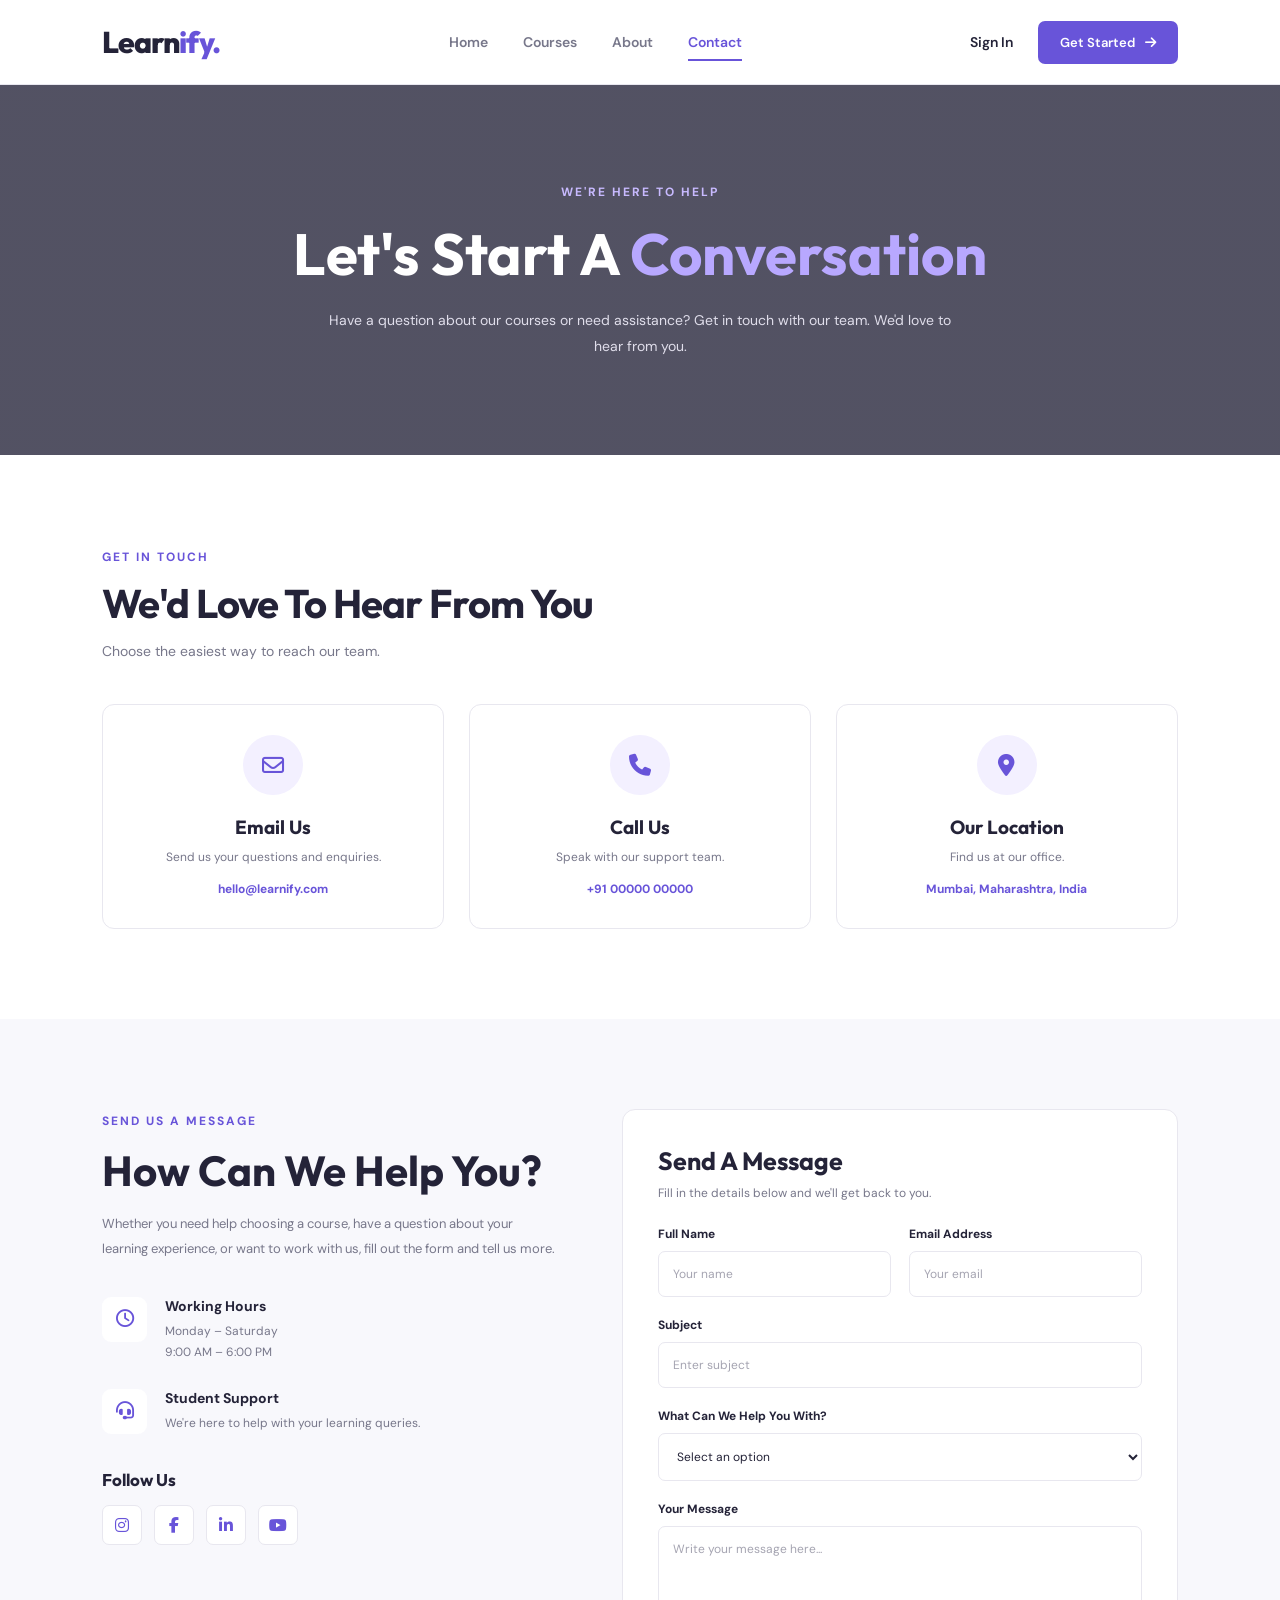
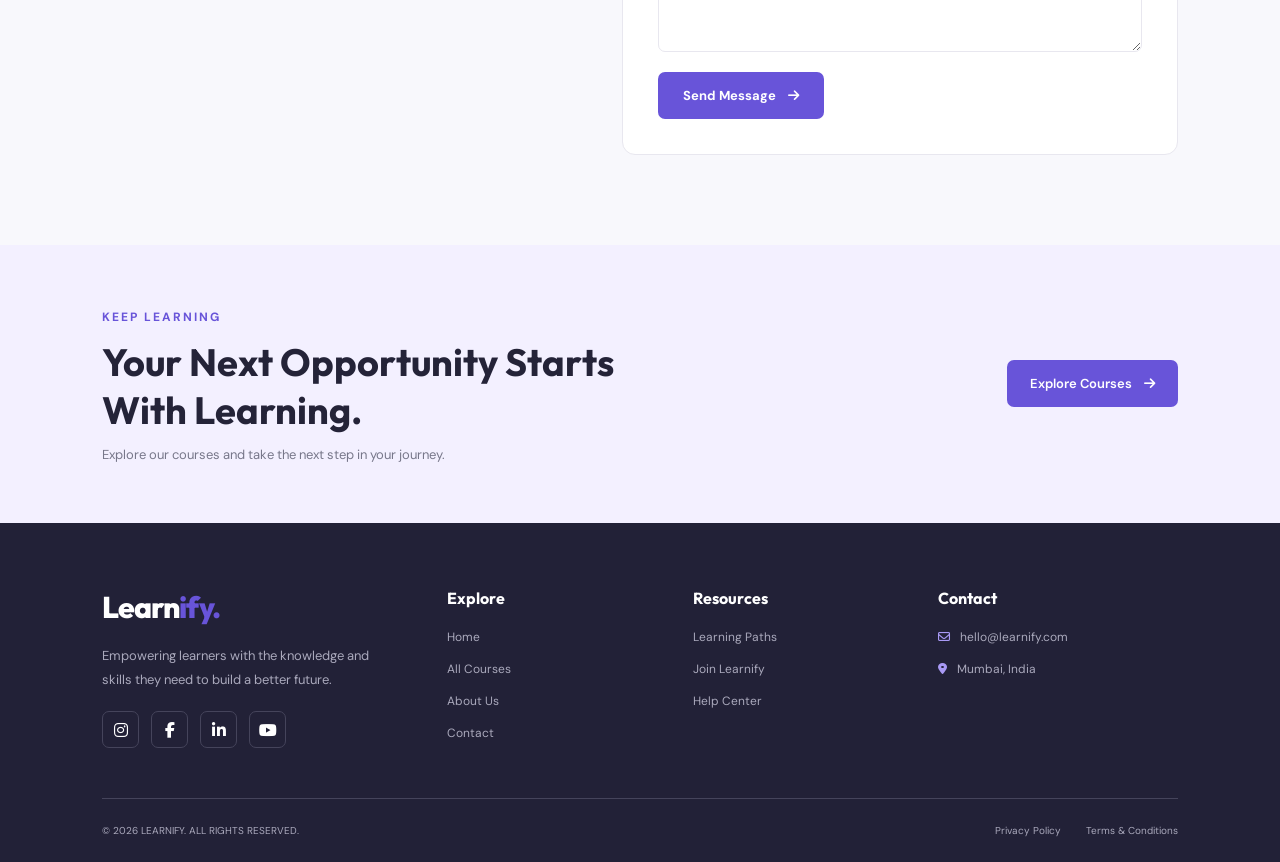
<file: contact.html>
<!DOCTYPE html>
<html lang="en">
<head>
    <meta charset="UTF-8">
    <meta name="viewport" content="width=device-width, initial-scale=1.0">
    <title>Contact Us | Learnify</title>

    <link rel="preconnect" href="https://fonts.googleapis.com">
    <link rel="preconnect" href="https://fonts.gstatic.com" crossorigin>
    <link href="https://fonts.googleapis.com/css2?family=DM+Sans:wght@400;500;600;700;800&family=Outfit:wght@400;500;600;700;800&display=swap" rel="stylesheet">

    <link rel="stylesheet" href="https://cdnjs.cloudflare.com/ajax/libs/font-awesome/6.5.0/css/all.min.css">
    <link rel="stylesheet" href="style.css">
</head>

<body>

    <!-- Navbar -->
    <header class="navbar">
        <a href="index.html" class="logo">Learn<span>ify.</span></a>

        <nav class="nav-links">
            <a href="index.html">Home</a>
            <a href="courses.html">Courses</a>
            <a href="about.html">About</a>
            <a href="contact.html" class="active">Contact</a>
        </nav>

        <div class="nav-actions">
            <a href="index.html#register" class="login-link">Sign In</a>
            <a href="index.html#register" class="nav-button">
                Get Started
                <i class="fa-solid fa-arrow-right"></i>
            </a>
        </div>
    </header>


    <!-- Contact Hero -->
    <section class="inner-page-hero contact-hero">
        <div class="inner-hero-content">
            <span class="section-label">WE'RE HERE TO HELP</span>

            <h1>Let's Start A <span>Conversation</span></h1>

            <p>
                Have a question about our courses or need assistance?
                Get in touch with our team. We'd love to hear from you.
            </p>
        </div>
    </section>


    <!-- Contact Information Cards -->
    <section class="contact-methods section-padding">

        <div class="section-heading">
            <div>
                <span class="section-label">GET IN TOUCH</span>
                <h2>We'd Love To Hear From You</h2>
                <p>Choose the easiest way to reach our team.</p>
            </div>
        </div>

        <div class="contact-method-grid">

            <div class="contact-method-card">
                <div class="contact-method-icon">
                    <i class="fa-regular fa-envelope"></i>
                </div>
                <h3>Email Us</h3>
                <p>Send us your questions and enquiries.</p>
                <a href="mailto:hello@learnify.com">hello@learnify.com</a>
            </div>

            <div class="contact-method-card">
                <div class="contact-method-icon">
                    <i class="fa-solid fa-phone"></i>
                </div>
                <h3>Call Us</h3>
                <p>Speak with our support team.</p>
                <a href="tel:+910000000000">+91 00000 00000</a>
            </div>

            <div class="contact-method-card">
                <div class="contact-method-icon">
                    <i class="fa-solid fa-location-dot"></i>
                </div>
                <h3>Our Location</h3>
                <p>Find us at our office.</p>
                <span>Mumbai, Maharashtra, India</span>
            </div>

        </div>

    </section>


    <!-- Contact Form and Details -->
    <section class="contact-main section-padding">

        <div class="contact-main-content">

            <span class="section-label">SEND US A MESSAGE</span>

            <h2>How Can We Help You?</h2>

            <p>
                Whether you need help choosing a course, have a question
                about your learning experience, or want to work with us,
                fill out the form and tell us more.
            </p>

            <div class="contact-extra-info">

                <div>
                    <i class="fa-regular fa-clock"></i>
                    <div>
                        <h4>Working Hours</h4>
                        <p>Monday – Saturday</p>
                        <p>9:00 AM – 6:00 PM</p>
                    </div>
                </div>

                <div>
                    <i class="fa-solid fa-headset"></i>
                    <div>
                        <h4>Student Support</h4>
                        <p>We're here to help with your learning queries.</p>
                    </div>
                </div>

            </div>

            <div class="contact-follow">
                <h3>Follow Us</h3>

                <div class="contact-social-links">
                    <a href="https://www.instagram.com/" aria-label="Instagram">
                        <i class="fa-brands fa-instagram"></i>
                    </a>

                    <a href="https://www.facebook.com/" aria-label="Facebook">
                        <i class="fa-brands fa-facebook-f"></i>
                    </a>

                    <a href="https://www.linkedin.com/" aria-label="LinkedIn">
                        <i class="fa-brands fa-linkedin-in"></i>
                    </a>

                    <a href="https://www.youtube.com/" aria-label="YouTube">
                        <i class="fa-brands fa-youtube"></i>
                    </a>
                </div>
            </div>

        </div>


        <!-- Contact Form -->
        <div class="contact-form-box">

            <h3>Send A Message</h3>
            <p>Fill in the details below and we'll get back to you.</p>

            <form action="#" method="post" class="learnify-contact-form">

                <div class="contact-form-row">

                    <div class="form-group">
                        <label for="contact-name">Full Name</label>
                        <input type="text" id="contact-name" name="name" placeholder="Your name" required>
                    </div>

                    <div class="form-group">
                        <label for="contact-email">Email Address</label>
                        <input type="email" id="contact-email" name="email" placeholder="Your email" required>
                    </div>

                </div>


                <div class="form-group">
                    <label for="contact-subject">Subject</label>
                    <input type="text" id="contact-subject" name="subject" placeholder="Enter subject" required>
                </div>


                <div class="form-group">
                    <label for="contact-topic">What Can We Help You With?</label>

                    <select id="contact-topic" name="topic" required>
                        <option value="">Select an option</option>
                        <option value="course">Course Information</option>
                        <option value="enrollment">Enrollment Support</option>
                        <option value="technical">Technical Support</option>
                        <option value="instructor">Become an Instructor</option>
                        <option value="other">Other Enquiry</option>
                    </select>
                </div>


                <div class="form-group">
                    <label for="contact-message">Your Message</label>
                    <textarea id="contact-message" name="message" rows="6" placeholder="Write your message here..." required></textarea>
                </div>


                <button type="submit" class="contact-submit-button">
                    Send Message
                    <i class="fa-solid fa-arrow-right"></i>
                </button>

            </form>

        </div>

    </section>


    <!-- Contact CTA -->
    <section class="contact-bottom-banner">

        <div>
            <span class="section-label">KEEP LEARNING</span>
            <h2>Your Next Opportunity Starts With Learning.</h2>
            <p>Explore our courses and take the next step in your journey.</p>
        </div>

        <a href="courses.html" class="primary-button">
            Explore Courses
            <i class="fa-solid fa-arrow-right"></i>
        </a>

    </section>


    <!-- Footer -->
    <footer class="footer">

        <div class="footer-main">

            <div class="footer-brand">
                <a href="index.html" class="logo">Learn<span>ify.</span></a>
                <p>Empowering learners with the knowledge and skills they need to build a better future.</p>

                <div class="footer-social">
                    <a href="https://www.instagram.com/" aria-label="Instagram"><i class="fa-brands fa-instagram"></i></a>
                    <a href="https://www.facebook.com/" aria-label="Facebook"><i class="fa-brands fa-facebook-f"></i></a>
                    <a href="https://www.linkedin.com/" aria-label="LinkedIn"><i class="fa-brands fa-linkedin-in"></i></a>
                    <a href="https://www.youtube.com/" aria-label="YouTube"><i class="fa-brands fa-youtube"></i></a>
                </div>
            </div>

            <div class="footer-column">
                <h3>Explore</h3>
                <a href="index.html">Home</a>
                <a href="courses.html">All Courses</a>
                <a href="about.html">About Us</a>
                <a href="contact.html">Contact</a>
            </div>

            <div class="footer-column">
                <h3>Resources</h3>
                <a href="courses.html">Learning Paths</a>
                <a href="index.html#register">Join Learnify</a>
                <a href="contact.html">Help Center</a>
            </div>

            <div class="footer-column">
                <h3>Contact</h3>
                <p><i class="fa-regular fa-envelope"></i> hello@learnify.com</p>
                <p><i class="fa-solid fa-location-dot"></i> Mumbai, India</p>
            </div>

        </div>

        <div class="footer-bottom">
            <p>© 2026 LEARNIFY. ALL RIGHTS RESERVED.</p>
            <div>
                <a href="#">Privacy Policy</a>
                <a href="#">Terms & Conditions</a>
            </div>
        </div>

    </footer>

</body>
</html>
</file>
<file: style.css>
/* ==============================
   GOOGLE FONTS & GLOBAL STYLES
================================ */

* {
    margin: 0;
    padding: 0;
    box-sizing: border-box;
}

html {
    scroll-behavior: smooth;
}

body {
    font-family: 'DM Sans', sans-serif;
    background: #ffffff;
    color: #242338;
}

:root {
    --primary: #6854d9;
    --primary-dark: #5140bb;
    --secondary: #f3f0ff;
    --dark: #242338;
    --grey: #77778a;
    --light: #f8f8fc;
    --border: #e8e7ef;
    --orange: #ffab55;
}

.section-padding {
    padding: 90px 8%;
}

.section-label {
    color: var(--primary);
    font-size: 12px;
    font-weight: 700;
    letter-spacing: 2px;
}


/* ==============================
   NAVBAR
================================ */

.navbar {
    width: 100%;
    min-height: 85px;
    padding: 0 8%;
    display: flex;
    align-items: center;
    justify-content: space-between;
    gap: 25px;
    background: #fff;
    border-bottom: 1px solid var(--border);
    position:sticky;
    top:0;
    z-index: 100;
}

.logo {
    font-family: 'Outfit', sans-serif;
    font-size: 30px;
    font-weight: 800;
    color: var(--dark);
    text-decoration: none;
    letter-spacing: -1px;
}

.logo span {
    color: var(--primary);
}

.nav-links {
    display: flex;
    align-items: center;
    gap: 35px;
}

.nav-links a {
    text-decoration: none;
    color: var(--grey);
    font-size: 14px;
    font-weight: 600;
    transition: 0.3s;
    position: relative;
}

.nav-links a:hover,
.nav-links a.active {
    color: var(--primary);
}

.nav-links a.active::after {
    content: "";
    position: absolute;
    width: 100%;
    height: 2px;
    bottom: -10px;
    left: 0;
    background: var(--primary);
}

.nav-actions {
    display: flex;
    align-items: center;
    gap: 25px;
}

.login-link {
    text-decoration: none;
    color: var(--dark);
    font-size: 14px;
    font-weight: 600;
}

.nav-button {
    display: inline-flex;
    align-items: center;
    gap: 10px;
    padding: 13px 22px;
    background: var(--primary);
    color: #fff;
    text-decoration: none;
    font-size: 13px;
    font-weight: 600;
    border-radius: 7px;
    transition: 0.3s;
}

.nav-button:hover {
    background: var(--primary-dark);
    transform: translateY(-2px);
}


/* ==============================
   HERO SECTION
================================ */

.hero {
    min-height: 620px;
    padding: 70px 8%;
    display: grid;
    grid-template-columns: 1fr 1fr;
    align-items: center;
    gap: 65px;
    background: linear-gradient(120deg, #f8f7ff, #f0edff);
    overflow: hidden;
}

.hero-content {
    max-width: 580px;
    animation: fadeUp 0.8s ease;
}

.hero-tag {
    display: inline-flex;
    align-items: center;
    gap: 10px;
    padding: 10px 16px;
    border-radius: 30px;
    background: #e8e3ff;
    color: var(--primary);
    font-size: 11px;
    font-weight: 700;
    letter-spacing: 1px;
}

.hero h1 {
    font-family: 'Outfit', sans-serif;
    font-size: clamp(42px, 5vw, 65px);
    line-height: 1.13;
    font-weight: 800;
    letter-spacing: -2px;
    margin: 25px 0;
}

.hero h1 span {
    display: block;
    color: var(--primary);
}

.hero-content > p {
    max-width: 490px;
    color: var(--grey);
    line-height: 1.9;
    font-size: 15px;
}

.hero-buttons {
    display: flex;
    align-items: center;
    gap: 15px;
    flex-wrap: wrap;
    margin-top: 30px;
}

.primary-button,
.secondary-button {
    display: inline-flex;
    align-items: center;
    justify-content: center;
    gap: 12px;
    padding: 15px 23px;
    border-radius: 7px;
    text-decoration: none;
    font-size: 13px;
    font-weight: 600;
    transition: 0.3s;
}

.primary-button {
    background: var(--primary);
    color: #fff;
}

.primary-button:hover {
    background: var(--primary-dark);
    transform: translateY(-3px);
}

.secondary-button {
    border: 1px solid var(--border);
    color: var(--dark);
    background: #fff;
}

.secondary-button:hover {
    border-color: var(--primary);
    color: var(--primary);
}

.hero-stats {
    display: flex;
    gap: 45px;
    margin-top: 45px;
    flex-wrap: wrap;
}

.hero-stats h3 {
    font-family: 'Outfit', sans-serif;
    font-size: 25px;
    color: var(--primary);
}

.hero-stats p {
    font-size: 12px;
    color: var(--grey);
    margin-top: 5px;
}

.hero-image {
    position: relative;
    animation: fadeIn 1s ease;
}

.hero-image > img {
    width: 100%;
    height: 440px;
    object-fit: cover;
    border-radius: 18px;
    box-shadow: 0 20px 50px rgba(50, 40, 100, 0.15);
}

.hero-floating-card {
    position: absolute;
    display: flex;
    align-items: center;
    gap: 13px;
    padding: 15px 18px;
    background: #fff;
    border-radius: 12px;
    box-shadow: 0 10px 35px rgba(0, 0, 0, 0.1);
    animation: float 3s ease-in-out infinite;
}

.floating-card-one {
    top: 45px;
    left: -45px;
}

.floating-card-two {
    right: -30px;
    bottom: 45px;
    animation-delay: 1s;
}

.floating-icon {
    width: 42px;
    height: 42px;
    border-radius: 10px;
    background: var(--secondary);
    color: var(--primary);
    display: flex;
    align-items: center;
    justify-content: center;
}

.hero-floating-card h4 {
    font-size: 13px;
    margin-bottom: 4px;
}

.hero-floating-card p {
    font-size: 11px;
    color: var(--grey);
}


/* ==============================
   PARTNERS
================================ */

.partners {
    padding: 40px 8%;
    text-align: center;
    border-bottom: 1px solid var(--border);
}

.partners > p {
    color: var(--grey);
    font-size: 11px;
    font-weight: 700;
    letter-spacing: 2px;
}

.partner-logos {
    display: flex;
    justify-content: space-around;
    align-items: center;
    gap: 30px;
    flex-wrap: wrap;
    margin-top: 25px;
}

.partner-logos span {
    font-family: 'Outfit', sans-serif;
    font-size: 22px;
    font-weight: 700;
    color: #a5a4b1;
}


/* ==============================
   SECTION HEADINGS
================================ */

.section-heading {
    display: flex;
    justify-content: space-between;
    align-items: end;
    gap: 20px;
    margin-bottom: 40px;
}

.section-heading h2 {
    font-family: 'Outfit', sans-serif;
    font-size: clamp(30px, 4vw, 40px);
    font-weight: 700;
    margin: 12px 0;
    letter-spacing: -1px;
}

.section-heading p {
    color: var(--grey);
    font-size: 14px;
    line-height: 1.7;
}

.view-link {
    display: inline-flex;
    align-items: center;
    gap: 10px;
    color: var(--primary);
    text-decoration: none;
    font-size: 13px;
    font-weight: 700;
    white-space: nowrap;
    transition: 0.3s;
}

.view-link:hover {
    gap: 16px;
}


/* ==============================
   CATEGORIES
================================ */

.categories {
    background: #fff;
}

.category-grid {
    display: grid;
    grid-template-columns: repeat(3, 1fr);
    gap: 20px;
}

.category-card {
    padding: 25px;
    display: flex;
    flex-direction: column;
    align-items: flex-start;
    background: #fff;
    border: 1px solid var(--border);
    border-radius: 12px;
    text-decoration: none;
    transition: 0.3s;
}

.category-card:hover {
    transform: translateY(-7px);
    border-color: var(--primary);
    box-shadow: 0 12px 30px rgba(104, 84, 217, 0.09);
}

.category-icon {
    width: 55px;
    height: 55px;
    display: flex;
    align-items: center;
    justify-content: center;
    border-radius: 12px;
    font-size: 22px;
    margin-bottom: 20px;
}

.purple {
    background: #eeeaff;
    color: #7259e8;
}

.orange {
    background: #fff1e3;
    color: #e9973d;
}

.pink {
    background: #ffeaf1;
    color: #e56a9a;
}

.blue {
    background: #e8f2ff;
    color: #4d91e8;
}

.green {
    background: #e6f8ef;
    color: #3da879;
}

.yellow {
    background: #fff6dc;
    color: #d6a62e;
}

.category-card h3 {
    font-size: 17px;
    color: var(--dark);
    margin-bottom: 7px;
}

.category-card p {
    color: var(--grey);
    font-size: 12px;
}


/* ==============================
   FEATURED COURSES
================================ */

.featured-courses {
    background: var(--light);
}

.course-grid {
    display: grid;
    grid-template-columns: repeat(4, 1fr);
    gap: 25px;
}

.course-card {
    background: #fff;
    border: 1px solid var(--border);
    border-radius: 12px;
    overflow: hidden;
    transition: 0.3s;
}

.course-card:hover {
    transform: translateY(-7px);
    box-shadow: 0 15px 35px rgba(40, 35, 90, 0.1);
}

.course-image {
    position: relative;
    height: 190px;
    overflow: hidden;
}

.course-image img {
    width: 100%;
    height: 100%;
    object-fit: cover;
    transition: transform 0.5s;
}

.course-card:hover .course-image img {
    transform: scale(1.08);
}

.course-badge {
    position: absolute;
    top: 14px;
    left: 14px;
    padding: 7px 11px;
    border-radius: 5px;
    background: #e9e3ff;
    color: var(--primary);
    font-size: 10px;
    font-weight: 700;
}

.course-badge.popular {
    background: #fff0dc;
    color: #d88926;
}

.course-info {
    padding: 20px;
}

.course-category {
    color: var(--primary);
    font-size: 11px;
    font-weight: 700;
}

.course-info h3 {
    min-height: 48px;
    margin: 10px 0;
    font-family: 'Outfit', sans-serif;
    font-size: 17px;
    line-height: 1.45;
}

.instructor {
    color: var(--grey);
    font-size: 12px;
    margin-bottom: 15px;
}

.course-rating {
    display: flex;
    align-items: center;
    gap: 7px;
    font-size: 11px;
}

.course-rating strong {
    color: var(--dark);
}

.course-rating > span:last-child {
    color: var(--grey);
}

.stars {
    color: #f5a623;
    letter-spacing: 1px;
}

.course-meta {
    display: flex;
    justify-content: space-between;
    gap: 8px;
    padding: 15px 0;
    margin-top: 10px;
    border-top: 1px solid var(--border);
    border-bottom: 1px solid var(--border);
}

.course-meta span {
    font-size: 10px;
    color: var(--grey);
}

.course-meta i {
    color: var(--primary);
    margin-right: 4px;
}

.course-bottom {
    display: flex;
    align-items: center;
    justify-content: space-between;
    margin-top: 17px;
}

.course-bottom h4 {
    font-family: 'Outfit', sans-serif;
    font-size: 19px;
}

.course-bottom del {
    font-family: 'DM Sans', sans-serif;
    color: #a5a4b1;
    font-size: 11px;
    font-weight: 400;
    margin-left: 5px;
}

.course-bottom a {
    width: 35px;
    height: 35px;
    display: flex;
    align-items: center;
    justify-content: center;
    border-radius: 8px;
    background: var(--secondary);
    color: var(--primary);
    text-decoration: none;
    transition: 0.3s;
}

.course-bottom a:hover {
    background: var(--primary);
    color: #fff;
}


/* ==============================
   PROMOTIONAL BANNER
================================ */

.promo-banner {
    margin: 30px 8%;
    padding: 65px 7%;
    display: flex;
    align-items: center;
    justify-content: space-between;
    gap: 30px;
    border-radius: 18px;
    background: linear-gradient(120deg, #6650d6, #8b70ee);
    color: #fff;
    overflow: hidden;
}

.promo-content {
    max-width: 650px;
}

.promo-content .section-label {
    color: #ddd5ff;
}

.promo-content h2 {
    font-family: 'Outfit', sans-serif;
    font-size: clamp(30px, 4vw, 43px);
    margin: 15px 0;
    line-height: 1.25;
}

.promo-content h2 span {
    color: #e4d9ff;
}

.promo-content p {
    color: #e5e0ff;
    font-size: 14px;
    line-height: 1.8;
    max-width: 550px;
}

.promo-button {
    display: inline-flex;
    align-items: center;
    gap: 12px;
    margin-top: 25px;
    padding: 14px 22px;
    background: #fff;
    color: var(--primary);
    border-radius: 7px;
    text-decoration: none;
    font-size: 13px;
    font-weight: 700;
    transition: 0.3s;
}

.promo-button:hover {
    background: #eeeaff;
    transform: translateY(-3px);
}

.promo-decoration {
    font-size: 150px;
    color: rgba(255, 255, 255, 0.18);
}


/* ==============================
   INSTRUCTORS
================================ */

.instructors {
    background: #fff;
}

.instructor-grid {
    display: grid;
    grid-template-columns: repeat(4, 1fr);
    gap: 25px;
}

.instructor-card {
    text-align: center;
    padding: 25px 15px;
    border: 1px solid var(--border);
    border-radius: 12px;
    transition: 0.3s;
}

.instructor-card:hover {
    transform: translateY(-6px);
    box-shadow: 0 12px 30px rgba(40, 35, 90, 0.08);
}

.instructor-card img {
    width: 115px;
    height: 115px;
    object-fit: cover;
    border-radius: 50%;
    margin-bottom: 18px;
}

.instructor-card h3 {
    font-family: 'Outfit', sans-serif;
    font-size: 18px;
}

.instructor-card p {
    color: var(--grey);
    font-size: 12px;
    margin: 8px 0 15px;
}

.instructor-card span {
    color: var(--primary);
    font-size: 11px;
    font-weight: 600;
}


/* ==============================
   TESTIMONIALS
================================ */

.testimonials {
    background: var(--light);
}

.testimonial-grid {
    display: grid;
    grid-template-columns: repeat(3, 1fr);
    gap: 25px;
}

.testimonial-card {
    padding: 30px;
    background: #fff;
    border: 1px solid var(--border);
    border-radius: 12px;
    transition: 0.3s;
}

.testimonial-card:hover {
    transform: translateY(-5px);
    box-shadow: 0 12px 30px rgba(40, 35, 90, 0.08);
}

.testimonial-stars {
    color: #f5a623;
    letter-spacing: 3px;
    margin-bottom: 20px;
}

.testimonial-card > p {
    color: var(--grey);
    font-size: 13px;
    line-height: 1.9;
    min-height: 100px;
}

.testimonial-user {
    display: flex;
    align-items: center;
    gap: 13px;
    padding-top: 20px;
    margin-top: 20px;
    border-top: 1px solid var(--border);
}

.testimonial-user img {
    width: 48px;
    height: 48px;
    border-radius: 50%;
    object-fit: cover;
}

.testimonial-user h4 {
    font-size: 13px;
}

.testimonial-user span {
    color: var(--grey);
    font-size: 11px;
}


/* ==============================
   REGISTRATION
================================ */

.registration {
    display: grid;
    grid-template-columns: 1fr 0.85fr;
    gap: 80px;
    align-items: center;
    background: #fff;
}

.registration-content h2 {
    font-family: 'Outfit', sans-serif;
    font-size: clamp(32px, 4vw, 45px);
    line-height: 1.25;
    margin: 18px 0;
}

.registration-content > p {
    color: var(--grey);
    line-height: 1.8;
    font-size: 14px;
}

.registration-benefits {
    margin-top: 30px;
}

.registration-benefits div {
    display: flex;
    align-items: center;
    gap: 12px;
    margin: 17px 0;
    font-size: 13px;
    font-weight: 600;
}

.registration-benefits i {
    color: #3da879;
    font-size: 17px;
}

.registration-form-container {
    padding: 35px;
    background: var(--light);
    border: 1px solid var(--border);
    border-radius: 15px;
}

.registration-form-container h3 {
    font-family: 'Outfit', sans-serif;
    font-size: 25px;
}

.registration-form-container > p {
    color: var(--grey);
    font-size: 12px;
    margin: 8px 0 25px;
}

.form-group {
    display: flex;
    flex-direction: column;
    margin-bottom: 18px;
}

.form-group label {
    font-size: 12px;
    font-weight: 700;
    margin-bottom: 9px;
}

.form-group input {
    width: 100%;
    padding: 14px;
    border: 1px solid var(--border);
    border-radius: 7px;
    outline: none;
    background: #fff;
    font-family: 'DM Sans', sans-serif;
    font-size: 12px;
    transition: 0.3s;
}

.form-group input:focus {
    border-color: var(--primary);
}

.register-button {
    width: 100%;
    padding: 15px;
    display: flex;
    align-items: center;
    justify-content: center;
    gap: 12px;
    border: none;
    border-radius: 7px;
    background: var(--primary);
    color: #fff;
    font-family: 'DM Sans', sans-serif;
    font-size: 13px;
    font-weight: 700;
    cursor: pointer;
    transition: 0.3s;
}

.register-button:hover {
    background: var(--primary-dark);
    transform: translateY(-2px);
}

.login-text {
    text-align: center;
    margin-top: 20px;
    color: var(--grey);
    font-size: 12px;
}

.login-text a {
    color: var(--primary);
    font-weight: 700;
    text-decoration: none;
}


/* ==============================
   NEWSLETTER
================================ */

.newsletter {
    padding: 45px 8%;
    display: flex;
    align-items: center;
    justify-content: space-between;
    gap: 30px;
    background: var(--secondary);
}

.newsletter h2 {
    font-family: 'Outfit', sans-serif;
    font-size: 25px;
}

.newsletter p {
    color: var(--grey);
    font-size: 12px;
    margin-top: 8px;
}

.newsletter-form {
    display: flex;
    width: 430px;
    max-width: 100%;
    padding: 5px;
    border: 1px solid var(--border);
    background: #fff;
    border-radius: 8px;
}

.newsletter-form input {
    flex: 1;
    min-width: 0;
    padding: 12px;
    border: none;
    outline: none;
    font-family: 'DM Sans', sans-serif;
    font-size: 12px;
}

.newsletter-form button {
    padding: 12px 20px;
    border: none;
    border-radius: 6px;
    background: var(--primary);
    color: #fff;
    font-weight: 600;
    cursor: pointer;
    transition: 0.3s;
}

.newsletter-form button:hover {
    background: var(--primary-dark);
}


/* ==============================
   FOOTER
================================ */

.footer {
    padding: 65px 8% 25px;
    background: #222137;
    color: #fff;
}

.footer-main {
    display: grid;
    grid-template-columns: 1.5fr 1fr 1fr 1.2fr;
    gap: 45px;
    padding-bottom: 50px;
}

.footer .logo {
    color: #fff;
}

.footer-brand > p {
    max-width: 280px;
    margin: 18px 0;
    color: #aaa9bc;
    font-size: 13px;
    line-height: 1.9;
}

.footer-social {
    display: flex;
    gap: 12px;
}

.footer-social a {
    width: 37px;
    height: 37px;
    display: flex;
    align-items: center;
    justify-content: center;
    border: 1px solid #45445b;
    border-radius: 7px;
    color: #fff;
    text-decoration: none;
    transition: 0.3s;
}

.footer-social a:hover {
    background: var(--primary);
    border-color: var(--primary);
}

.footer-column {
    display: flex;
    flex-direction: column;
    gap: 16px;
}

.footer-column h3 {
    font-family: 'Outfit', sans-serif;
    font-size: 16px;
    margin-bottom: 5px;
}

.footer-column a,
.footer-column p {
    color: #aaa9bc;
    font-size: 12px;
    text-decoration: none;
    transition: 0.3s;
}

.footer-column a:hover {
    color: #fff;
}

.footer-column p {
    display: flex;
    align-items: center;
    gap: 10px;
}

.footer-column i {
    color: #a99af5;
}

.footer-bottom {
    display: flex;
    align-items: center;
    justify-content: space-between;
    gap: 20px;
    padding-top: 25px;
    border-top: 1px solid #45445b;
}

.footer-bottom p,
.footer-bottom a {
    color: #aaa9bc;
    font-size: 10px;
    text-decoration: none;
}

.footer-bottom div {
    display: flex;
    gap: 25px;
}


/* ==============================
   ANIMATIONS
================================ */

@keyframes fadeUp {
    from {
        opacity: 0;
        transform: translateY(25px);
    }

    to {
        opacity: 1;
        transform: translateY(0);
    }
}

@keyframes fadeIn {
    from {
        opacity: 0;
    }

    to {
        opacity: 1;
    }
}

@keyframes float {
    0%, 100% {
        transform: translateY(0);
    }

    50% {
        transform: translateY(-10px);
    }
}


/* ==============================
   RESPONSIVE DESIGN
================================ */

@media (max-width: 1100px) {

    .navbar {
        padding: 0 5%;
    }

    .hero {
        padding: 60px 5%;
        gap: 40px;
    }

    .section-padding {
        padding: 75px 5%;
    }

    .course-grid {
        grid-template-columns: repeat(2, 1fr);
    }

    .footer-main {
        grid-template-columns: repeat(2, 1fr);
    }

}


@media (max-width: 800px) {

    .navbar {
        flex-wrap: wrap;
        padding: 20px 5%;
    }

    .nav-links {
        order: 3;
        width: 100%;
        justify-content: center;
        gap: 25px;
    }

    .hero {
        grid-template-columns: 1fr;
    }

    .hero-content {
        max-width: 100%;
    }

    .hero-image {
        max-width: 600px;
        width: 100%;
        margin: 20px auto;
    }

    .hero-image > img {
        height: 380px;
    }

    .category-grid {
        grid-template-columns: repeat(2, 1fr);
    }

    .instructor-grid {
        grid-template-columns: repeat(2, 1fr);
    }

    .testimonial-grid {
        grid-template-columns: 1fr;
    }

    .registration {
        grid-template-columns: 1fr;
        gap: 40px;
    }

    .newsletter {
        flex-direction: column;
        align-items: flex-start;
    }

}


@media (max-width: 550px) {

    .navbar {
        gap: 15px;
    }

    .logo {
        font-size: 25px;
    }

    .nav-actions {
        gap: 12px;
    }

    .nav-button {
        padding: 11px 13px;
        font-size: 11px;
    }

    .login-link {
        font-size: 12px;
    }

    .nav-links {
        gap: 17px;
    }

    .nav-links a {
        font-size: 12px;
    }

    .hero {
        padding: 55px 6%;
    }

    .hero h1 {
        font-size: 43px;
    }

    .hero-stats {
        gap: 22px;
    }

    .hero-image > img {
        height: 300px;
    }

    .floating-card-one {
        left: -8px;
    }

    .floating-card-two {
        right: -8px;
    }

    .hero-floating-card {
        padding: 10px;
    }

    .hero-floating-card h4 {
        font-size: 11px;
    }

    .hero-floating-card p {
        font-size: 9px;
    }

    .section-padding {
        padding: 60px 6%;
    }

    .section-heading {
        flex-direction: column;
        align-items: flex-start;
    }

    .category-grid {
        grid-template-columns: 1fr 1fr;
        gap: 12px;
    }

    .category-card {
        padding: 18px;
    }

    .course-grid {
        grid-template-columns: 1fr;
    }

    .course-image {
        height: 220px;
    }

    .promo-banner {
        margin: 20px 5%;
        padding: 45px 7%;
    }

    .promo-decoration {
        display: none;
    }

    .instructor-grid {
        grid-template-columns: 1fr 1fr;
        gap: 12px;
    }

    .instructor-card {
        padding: 20px 10px;
    }

    .instructor-card img {
        width: 85px;
        height: 85px;
    }

    .registration-form-container {
        padding: 25px 18px;
    }

    .newsletter {
        padding: 40px 6%;
    }

    .newsletter-form {
        width: 100%;
    }

    .newsletter-form button {
        padding: 10px;
    }

    .footer {
        padding: 50px 6% 20px;
    }

    .footer-main {
        grid-template-columns: 1fr 1fr;
        gap: 35px 20px;
    }

    .footer-bottom {
        flex-direction: column;
        align-items: flex-start;
    }

    .footer-bottom div {
        flex-wrap: wrap;
    }

}

/* =================================
   INNER PAGE HERO
================================= */

.inner-page-hero {
    min-height: 370px;
    padding: 70px 8%;
    display: flex;
    align-items: center;
    justify-content: center;
    text-align: center;
    color: #fff;
    background-size: cover;
    background-position: center;
}

.courses-hero {
    background-image: linear-gradient(rgba(34, 33, 55, 0.78), rgba(34, 33, 55, 0.78)),
    url("https://images.unsplash.com/photo-1523240795612-9a054b0db644?w=1800");
}

.about-hero {
    background-image: linear-gradient(rgba(34, 33, 55, 0.78), rgba(34, 33, 55, 0.78)),
    url("https://images.unsplash.com/photo-1521737711867-e3b97375f902?w=1800");
}

.contact-hero {
    background-image: linear-gradient(rgba(34, 33, 55, 0.78), rgba(34, 33, 55, 0.78)),
    url("https://images.unsplash.com/photo-1522071820081-009f0129c71c?w=1800");
}

.inner-hero-content {
    max-width: 800px;
}

.inner-hero-content .section-label {
    color: #c8baff;
}

.inner-hero-content h1 {
    font-family: 'Outfit', sans-serif;
    font-size: clamp(38px, 5vw, 58px);
    line-height: 1.2;
    margin: 18px 0;
}

.inner-hero-content h1 span {
    color: #b8a8ff;
}

.inner-hero-content > p {
    max-width: 650px;
    margin: auto;
    color: #e0deeb;
    font-size: 14px;
    line-height: 1.9;
}

.breadcrumb {
    display: flex;
    justify-content: center;
    align-items: center;
    gap: 12px;
    margin-top: 28px;
    font-size: 12px;
}

.breadcrumb a {
    color: #c8baff;
    text-decoration: none;
}

.breadcrumb span,
.breadcrumb i {
    color: #ddd9ee;
}


/* =================================
   COURSES PAGE
================================= */

/* Course Categories */

.course-categories {
    background: #fff;
}

.course-category-grid {
    display: grid;
    grid-template-columns: repeat(6, 1fr);
    gap: 15px;
}

.course-category-item {
    min-height: 120px;
    padding: 20px 10px;
    display: flex;
    flex-direction: column;
    align-items: center;
    justify-content: center;
    gap: 15px;
    border: 1px solid var(--border);
    border-radius: 10px;
    color: var(--dark);
    text-decoration: none;
    font-size: 12px;
    font-weight: 700;
    transition: 0.3s;
}

.course-category-item i {
    font-size: 25px;
    color: var(--primary);
}

.course-category-item:hover {
    transform: translateY(-6px);
    background: var(--secondary);
    border-color: var(--primary);
    color: var(--primary);
}


/* All Courses */

.all-courses {
    background: var(--light);
}

.course-count {
    color: var(--primary);
    background: var(--secondary);
    padding: 10px 15px;
    border-radius: 6px;
    font-size: 11px;
    font-weight: 700;
    white-space: nowrap;
}


/* Search Bar */

.course-search-bar {
    display: flex;
    justify-content: space-between;
    gap: 15px;
    padding: 12px;
    margin-bottom: 35px;
    background: #fff;
    border: 1px solid var(--border);
    border-radius: 9px;
}

.course-search-bar > div {
    display: flex;
    align-items: center;
    gap: 12px;
    flex: 1;
    padding: 0 10px;
}

.course-search-bar i {
    color: var(--primary);
}

.course-search-bar input {
    width: 100%;
    padding: 10px 0;
    border: none;
    outline: none;
    font-family: 'DM Sans', sans-serif;
    font-size: 13px;
}

.course-search-bar select {
    min-width: 165px;
    padding: 12px;
    border: 1px solid var(--border);
    border-radius: 6px;
    background: #fff;
    color: var(--dark);
    font-family: 'DM Sans', sans-serif;
    font-size: 12px;
    outline: none;
}


/* Course Listing */

.course-listing-grid {
    display: grid;
    grid-template-columns: repeat(4, 1fr);
    gap: 25px;
}


/* Courses CTA */

.course-cta {
    padding: 75px 8%;
    text-align: center;
    background: var(--secondary);
}

.course-cta h2 {
    font-family: 'Outfit', sans-serif;
    font-size: 36px;
    margin-bottom: 15px;
}

.course-cta p {
    color: var(--grey);
    font-size: 14px;
    margin-bottom: 15px;
}


/* =================================
   ABOUT PAGE
================================= */

.about-intro {
    display: grid;
    grid-template-columns: 1fr 1fr;
    align-items: center;
    gap: 65px;
    background: #fff;
}

.about-intro-image {
    height: 470px;
    overflow: hidden;
    border-radius: 14px;
}

.about-intro-image img {
    width: 100%;
    height: 100%;
    object-fit: cover;
    transition: transform 0.5s;
}

.about-intro-image:hover img {
    transform: scale(1.05);
}

.about-intro-content h2 {
    font-family: 'Outfit', sans-serif;
    font-size: clamp(32px, 4vw, 43px);
    line-height: 1.25;
    margin: 15px 0 20px;
}

.about-intro-content > p:not(.section-label) {
    color: var(--grey);
    font-size: 13px;
    line-height: 1.9;
    margin-bottom: 15px;
}

.about-intro-content .primary-button {
    margin-top: 10px;
}


/* Mission and Vision */

.mission-section {
    background: var(--light);
}

.mission-grid {
    display: grid;
    grid-template-columns: repeat(3, 1fr);
    gap: 25px;
}

.mission-card {
    padding: 35px 28px;
    background: #fff;
    border: 1px solid var(--border);
    border-radius: 12px;
    transition: 0.3s;
}

.mission-card:hover {
    transform: translateY(-7px);
    border-color: var(--primary);
    box-shadow: 0 12px 30px rgba(104, 84, 217, 0.08);
}

.mission-icon {
    width: 55px;
    height: 55px;
    display: flex;
    align-items: center;
    justify-content: center;
    background: var(--secondary);
    color: var(--primary);
    border-radius: 12px;
    font-size: 22px;
    margin-bottom: 22px;
}

.mission-card h3 {
    font-family: 'Outfit', sans-serif;
    font-size: 21px;
    margin-bottom: 12px;
}

.mission-card p {
    color: var(--grey);
    font-size: 13px;
    line-height: 1.9;
}


/* About Statistics */

.about-stats {
    padding: 65px 8%;
    display: grid;
    grid-template-columns: repeat(4, 1fr);
    gap: 25px;
    text-align: center;
    background: linear-gradient(120deg, #6650d6, #8b70ee);
}

.about-stat-item h2 {
    font-family: 'Outfit', sans-serif;
    font-size: 38px;
    color: #fff;
}

.about-stat-item p {
    color: #e4deff;
    font-size: 13px;
    margin-top: 8px;
}


/* Why Learnify */

.why-learnify {
    background: #fff;
}

.benefits-grid {
    display: grid;
    grid-template-columns: repeat(4, 1fr);
    gap: 22px;
}

.benefit-card {
    padding: 30px 22px;
    border: 1px solid var(--border);
    border-radius: 12px;
    transition: 0.3s;
}

.benefit-card:hover {
    transform: translateY(-6px);
    box-shadow: 0 12px 30px rgba(40, 35, 90, 0.08);
}

.benefit-card > i {
    font-size: 28px;
    color: var(--primary);
    margin-bottom: 20px;
}

.benefit-card h3 {
    font-family: 'Outfit', sans-serif;
    font-size: 17px;
    margin-bottom: 10px;
}

.benefit-card p {
    color: var(--grey);
    font-size: 12px;
    line-height: 1.8;
}


/* About Team */

.about-team {
    background: var(--light);
}


/* About CTA */

.about-cta {
    padding: 80px 8%;
    text-align: center;
    background: var(--secondary);
}

.about-cta h2 {
    font-family: 'Outfit', sans-serif;
    font-size: clamp(30px, 4vw, 42px);
    margin: 15px 0;
}

.about-cta p {
    color: var(--grey);
    font-size: 14px;
    margin-bottom: 15px;
}


/* =================================
   CONTACT PAGE
================================= */

/* Contact Information Cards */

.contact-methods {
    background: #fff;
}

.contact-method-grid {
    display: grid;
    grid-template-columns: repeat(3, 1fr);
    gap: 25px;
}

.contact-method-card {
    padding: 30px 20px;
    text-align: center;
    border: 1px solid var(--border);
    border-radius: 12px;
    transition: 0.3s;
}

.contact-method-card:hover {
    transform: translateY(-6px);
    border-color: var(--primary);
    box-shadow: 0 12px 30px rgba(104, 84, 217, 0.08);
}

.contact-method-icon {
    width: 60px;
    height: 60px;
    display: flex;
    align-items: center;
    justify-content: center;
    margin: 0 auto 20px;
    background: var(--secondary);
    color: var(--primary);
    border-radius: 50%;
    font-size: 22px;
}

.contact-method-card h3 {
    font-family: 'Outfit', sans-serif;
    font-size: 19px;
    margin-bottom: 10px;
}

.contact-method-card p {
    color: var(--grey);
    font-size: 12px;
    margin-bottom: 12px;
}

.contact-method-card a,
.contact-method-card > span {
    color: var(--primary);
    font-size: 12px;
    font-weight: 700;
    text-decoration: none;
}


/* Contact Main Layout */

.contact-main {
    display: grid;
    grid-template-columns: 0.9fr 1.1fr;
    gap: 65px;
    align-items: start;
    background: var(--light);
}

.contact-main-content h2 {
    font-family: 'Outfit', sans-serif;
    font-size: clamp(32px, 4vw, 42px);
    line-height: 1.25;
    margin: 15px 0;
}

.contact-main-content > p {
    color: var(--grey);
    font-size: 13px;
    line-height: 1.9;
}


/* Contact Extra Information */

.contact-extra-info {
    margin-top: 35px;
}

.contact-extra-info > div {
    display: flex;
    align-items: flex-start;
    gap: 18px;
    margin: 25px 0;
}

.contact-extra-info > div > i {
    width: 45px;
    height: 45px;
    display: flex;
    align-items: center;
    justify-content: center;
    flex-shrink: 0;
    background: #fff;
    border-radius: 9px;
    color: var(--primary);
    font-size: 18px;
}

.contact-extra-info h4 {
    font-size: 14px;
    margin-bottom: 6px;
}

.contact-extra-info p {
    color: var(--grey);
    font-size: 12px;
    line-height: 1.8;
}


/* Contact Social Links */

.contact-follow {
    margin-top: 35px;
}

.contact-follow h3 {
    font-family: 'Outfit', sans-serif;
    font-size: 17px;
    margin-bottom: 15px;
}

.contact-social-links {
    display: flex;
    gap: 12px;
}

.contact-social-links a {
    width: 40px;
    height: 40px;
    display: flex;
    align-items: center;
    justify-content: center;
    border: 1px solid var(--border);
    border-radius: 7px;
    color: var(--primary);
    text-decoration: none;
    background: #fff;
    transition: 0.3s;
}

.contact-social-links a:hover {
    color: #fff;
    background: var(--primary);
    border-color: var(--primary);
}


/* Contact Form */

.contact-form-box {
    padding: 35px;
    background: #fff;
    border: 1px solid var(--border);
    border-radius: 13px;
}

.contact-form-box h3 {
    font-family: 'Outfit', sans-serif;
    font-size: 25px;
}

.contact-form-box > p {
    color: var(--grey);
    font-size: 12px;
    margin-top: 8px;
    margin-bottom: 25px;
}

.learnify-contact-form .form-group {
    margin-bottom: 20px;
}

.learnify-contact-form .form-group label {
    font-size: 12px;
    font-weight: 700;
    margin-bottom: 9px;
}

.learnify-contact-form .form-group input,
.learnify-contact-form .form-group select,
.learnify-contact-form .form-group textarea {
    width: 100%;
    padding: 14px;
    border: 1px solid var(--border);
    border-radius: 7px;
    background: #fff;
    color: var(--dark);
    font-family: 'DM Sans', sans-serif;
    font-size: 12px;
    outline: none;
    transition: 0.3s;
}

.learnify-contact-form .form-group input:focus,
.learnify-contact-form .form-group select:focus,
.learnify-contact-form .form-group textarea:focus {
    border-color: var(--primary);
}

.learnify-contact-form .form-group textarea {
    resize: vertical;
}

.learnify-contact-form .form-group input::placeholder,
.learnify-contact-form .form-group textarea::placeholder {
    color: #a5a4b1;
}

.contact-form-row {
    display: grid;
    grid-template-columns: 1fr 1fr;
    gap: 18px;
}

.contact-submit-button {
    display: inline-flex;
    align-items: center;
    justify-content: center;
    gap: 12px;
    padding: 15px 25px;
    border: none;
    border-radius: 7px;
    background: var(--primary);
    color: #fff;
    font-family: 'DM Sans', sans-serif;
    font-size: 13px;
    font-weight: 700;
    cursor: pointer;
    transition: 0.3s;
}

.contact-submit-button:hover {
    background: var(--primary-dark);
    transform: translateY(-3px);
}


/* Contact Bottom Banner */

.contact-bottom-banner {
    padding: 60px 8%;
    display: flex;
    justify-content: space-between;
    align-items: center;
    gap: 30px;
    background: var(--secondary);
}

.contact-bottom-banner h2 {
    max-width: 600px;
    font-family: 'Outfit', sans-serif;
    font-size: clamp(28px, 4vw, 38px);
    margin: 12px 0;
}

.contact-bottom-banner p {
    color: var(--grey);
    font-size: 13px;
}


/* =================================
   RESPONSIVE DESIGN
================================= */

@media (max-width: 1100px) {

    .course-listing-grid {
        grid-template-columns: repeat(2, 1fr);
    }

    .course-category-grid {
        grid-template-columns: repeat(3, 1fr);
    }

    .benefits-grid {
        grid-template-columns: repeat(2, 1fr);
    }

    .about-intro {
        gap: 35px;
    }

    .contact-main {
        gap: 35px;
    }

}


@media (max-width: 800px) {

    .about-intro,
    .contact-main {
        grid-template-columns: 1fr;
    }

    .about-intro-image {
        height: 400px;
    }

    .mission-grid {
        grid-template-columns: 1fr 1fr;
    }

    .about-stats {
        grid-template-columns: repeat(2, 1fr);
    }

    .contact-method-grid {
        grid-template-columns: 1fr 1fr;
    }

    .contact-bottom-banner {
        align-items: flex-start;
        flex-direction: column;
    }

}


@media (max-width: 550px) {

    .inner-page-hero {
        min-height: 320px;
        padding: 55px 6%;
    }

    .course-category-grid {
        grid-template-columns: repeat(2, 1fr);
    }

    .course-search-bar {
        flex-direction: column;
    }

    .course-search-bar select {
        width: 100%;
    }

    .course-listing-grid {
        grid-template-columns: 1fr;
    }

    .course-count {
        white-space: normal;
    }

    .mission-grid {
        grid-template-columns: 1fr;
    }

    .about-stats {
        padding: 45px 6%;
        gap: 30px 15px;
    }

    .about-stat-item h2 {
        font-size: 30px;
    }

    .benefits-grid {
        grid-template-columns: 1fr;
    }

    .about-intro-image {
        height: 320px;
    }

    .contact-method-grid {
        grid-template-columns: 1fr;
    }

    .contact-form-box {
        padding: 25px 18px;
    }

    .contact-form-row {
        grid-template-columns: 1fr;
        gap: 0;
    }

    .contact-bottom-banner {
        padding: 45px 6%;
    }

    .course-cta {
        padding: 60px 6%;
    }

    .course-cta h2 {
        font-size: 29px;
    }

}
</file>
